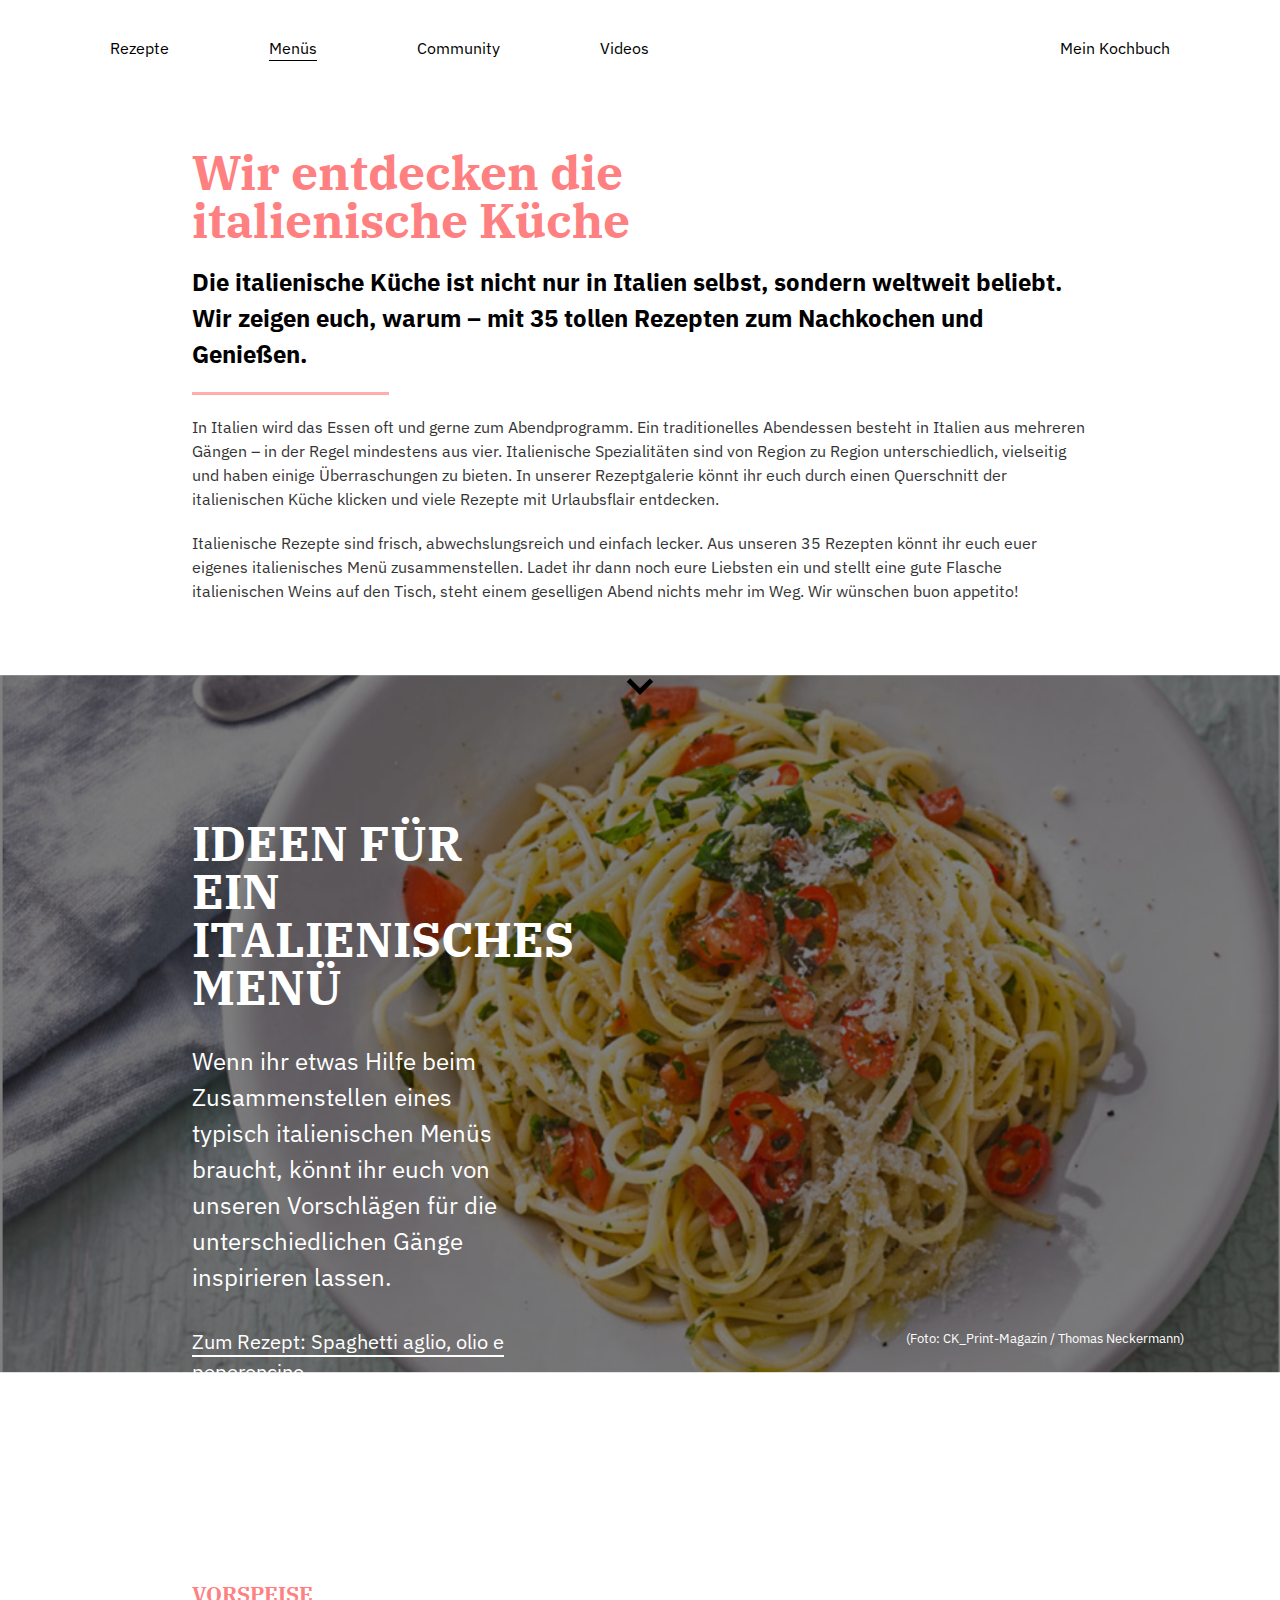
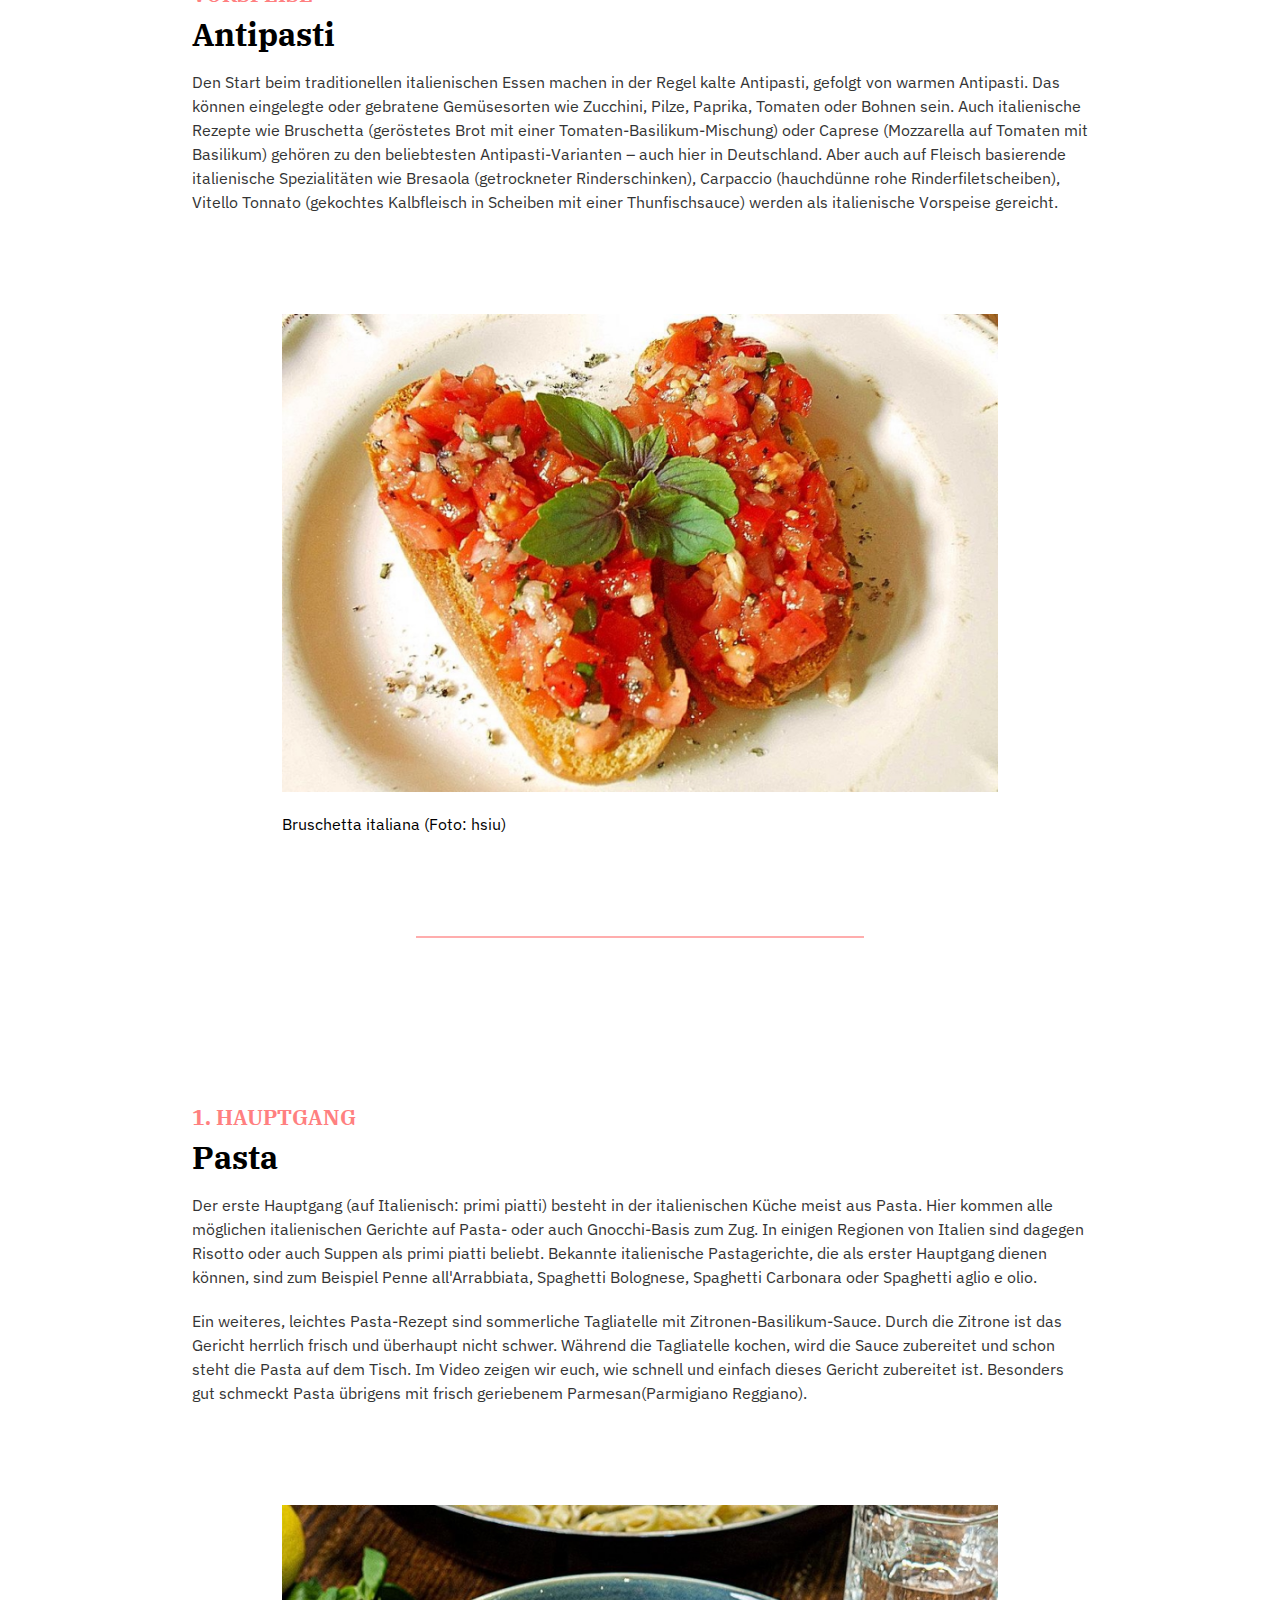
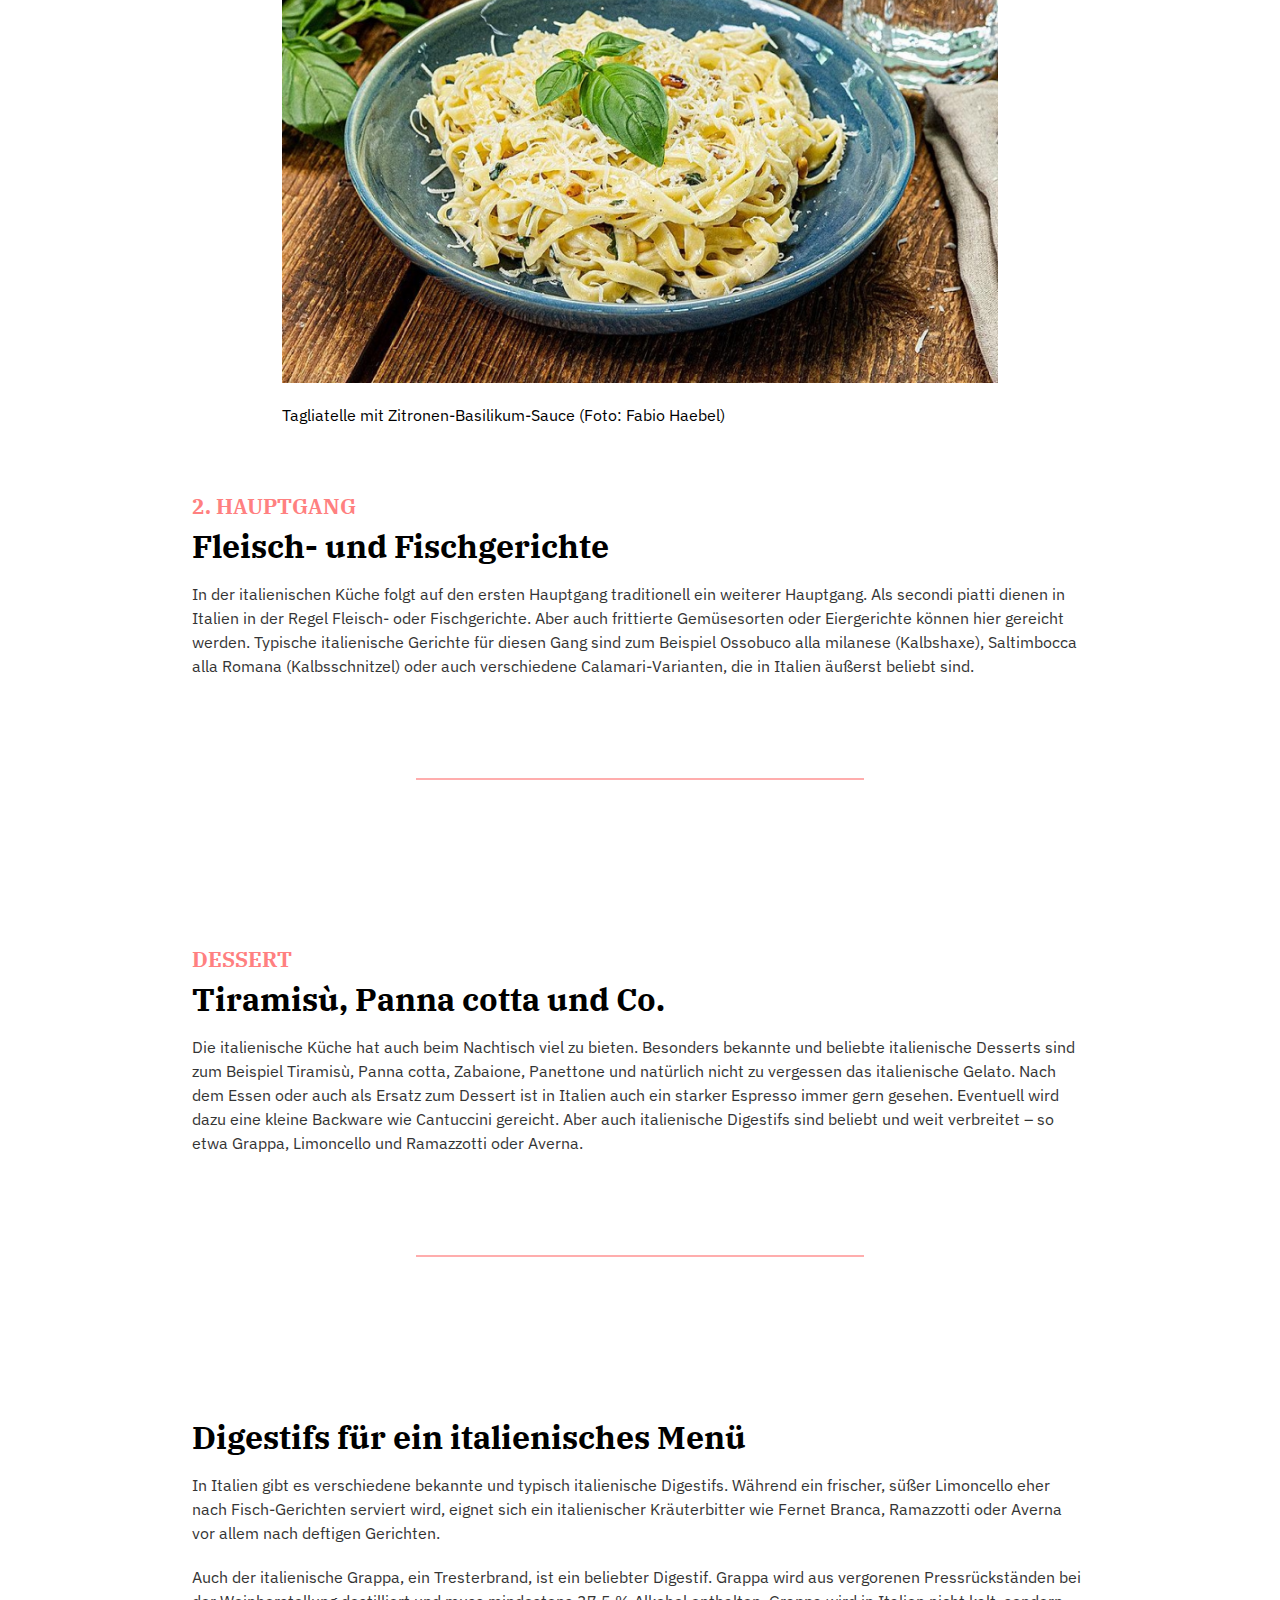
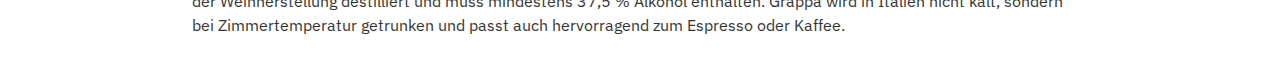
<file: index.html>
<!DOCTYPE html>
<html lang="de">

<head>
  <meta charset="UTF-8">
  <meta http-equiv="X-UA-Compatible" content="IE=edge">
  <meta name="viewport" content="width=device-width, initial-scale=1.0">
  <title>Übersicht</title>

  <link rel="stylesheet" href="./styles/reset.css">
  <link rel="stylesheet" href="./styles/variables.css">
  <link rel="stylesheet" href="./styles/base.css">
  <link rel="stylesheet" href="./styles/components.css">
  <link rel="stylesheet" href="./styles/index.css">
</head>

<body>

  <header class="navbar">
    <nav>
      <ul>
        <li><a href="./recipes/spaghetti-aglio-olio-e-peperoncino.html">Rezepte</a></li>
        <li><a class="is-active" href="./index.html">Menüs</a></li>
        <li><a href="#">Community</a></li>
        <li><a href="#">Videos</a></li>
        <li><a href="#">Mein Kochbuch</a></li>
      </ul>
    </nav>
  </header>

  <main>
    <article class="catcher">
      <h1>Wir entdecken die italienische Küche</h1>

      <h2 class="subheader">
        Die italienische Küche ist nicht nur in Italien selbst, sondern
        weltweit beliebt. Wir zeigen euch, warum – mit 35 tollen Rezepten zum
        Nachkochen und Genießen.
      </h2>

      <hr>

      <p>
        In Italien wird das Essen oft und gerne zum Abendprogramm. Ein
        traditionelles Abendessen besteht in Italien aus mehreren Gängen – in
        der Regel mindestens aus vier. Italienische Spezialitäten sind von
        Region zu Region unterschiedlich, vielseitig und haben einige
        Überraschungen zu bieten. In unserer Rezeptgalerie könnt ihr euch
        durch einen Querschnitt der italienischen Küche klicken und viele
        Rezepte mit Urlaubsflair entdecken.
      </p>

      <p>
        Italienische Rezepte sind frisch, abwechslungsreich und einfach
        lecker. Aus unseren 35 Rezepten könnt ihr euch euer eigenes
        italienisches Menü zusammenstellen. Ladet ihr dann noch eure Liebsten
        ein und stellt eine gute Flasche italienischen Weins auf den Tisch,
        steht einem geselligen Abend nichts mehr im Weg. Wir wünschen buon
        appetito!
      </p>

      <p>
        <a href="#antipasti">
          <svg xmlns="http://www.w3.org/2000/svg" viewBox="0 -960 960 960" width="48">
            <path d="M480-322 216-586l67-67 197 198 197-197 67 67-264 263Z" />
          </svg>
        </a>
      </p>
    </article>

    <section class="hero">
      <figure>
        <img src="./images/header.jpg" alt="Bild von Spaghetti">
        <figcaption>(Foto: CK_Print-Magazin / Thomas Neckermann)</figcaption>
      </figure>

      <div class="hero-content">
        <h2>Ideen für ein italienisches Menü</h2>
        <p>
          Wenn ihr etwas Hilfe beim Zusammenstellen eines typisch italienischen
          Menüs braucht, könnt ihr euch von unseren Vorschlägen für die
          unterschiedlichen Gänge inspirieren lassen.
          <a href="#">Zum Rezept: Spaghetti aglio, olio e peperoncino</a>
        </p>
      </div>

    </section>

    <section id="antipasti">
      <h2>Vorspeise</h2>
      <h3>Antipasti</h3>

      <p>
        Den Start beim traditionellen italienischen Essen machen in der Regel
        kalte Antipasti, gefolgt von warmen Antipasti. Das können eingelegte
        oder gebratene Gemüsesorten wie Zucchini, Pilze, Paprika, Tomaten oder
        Bohnen sein. Auch italienische Rezepte wie Bruschetta (geröstetes Brot
        mit einer Tomaten-Basilikum-Mischung) oder Caprese (Mozzarella auf
        Tomaten mit Basilikum) gehören zu den beliebtesten Antipasti-Varianten
        – auch hier in Deutschland. Aber auch auf Fleisch basierende
        italienische Spezialitäten wie Bresaola (getrockneter Rinderschinken),
        Carpaccio (hauchdünne rohe Rinderfiletscheiben), Vitello Tonnato
        (gekochtes Kalbfleisch in Scheiben mit einer Thunfischsauce) werden
        als italienische Vorspeise gereicht.
      </p>

      <figure>
        <img src="./images/bruschetta-italiana.jpg" alt="Bild von Bruschetta Italiana">
        <figcaption>Bruschetta italiana (Foto: hsiu)</figcaption>
      </figure>

      <hr>
    </section>

    <section>
      <h2>1. Hauptgang</h2>
      <h3>Pasta</h3>

      <p>
        Der erste Hauptgang (auf Italienisch: primi piatti) besteht in der
        italienischen Küche meist aus Pasta. Hier kommen alle möglichen
        italienischen Gerichte auf Pasta- oder auch Gnocchi-Basis zum Zug. In
        einigen Regionen von Italien sind dagegen Risotto oder auch Suppen als
        primi piatti beliebt. Bekannte italienische Pastagerichte, die als
        erster Hauptgang dienen können, sind zum Beispiel Penne
        all'Arrabbiata, Spaghetti Bolognese, Spaghetti Carbonara oder
        Spaghetti aglio e olio.
      </p>

      <p>
        Ein weiteres, leichtes Pasta-Rezept sind sommerliche Tagliatelle mit
        Zitronen-Basilikum-Sauce. Durch die Zitrone ist das Gericht herrlich
        frisch und überhaupt nicht schwer. Während die Tagliatelle kochen,
        wird die Sauce zubereitet und schon steht die Pasta auf dem Tisch. Im
        Video zeigen wir euch, wie schnell und einfach dieses Gericht
        zubereitet ist. Besonders gut schmeckt Pasta übrigens mit frisch
        geriebenem Parmesan(Parmigiano Reggiano).
      </p>

      <figure>
        <img src="./images/tagliatelle-mit-zitronen-basilikum-sauce.jpg" alt="Bild von Tagliatelle">
        <figcaption>Tagliatelle mit Zitronen-Basilikum-Sauce (Foto: Fabio Haebel)</figcaption>
      </figure>
    </section>

    <section>
      <h2>2. Hauptgang</h2>
      <h3>Fleisch- und Fischgerichte</h3>

      <p>
        In der italienischen Küche folgt auf den ersten Hauptgang traditionell
        ein weiterer Hauptgang. Als secondi piatti dienen in Italien in der
        Regel Fleisch- oder Fischgerichte. Aber auch frittierte Gemüsesorten
        oder Eiergerichte können hier gereicht werden. Typische italienische
        Gerichte für diesen Gang sind zum Beispiel Ossobuco alla milanese
        (Kalbshaxe), Saltimbocca alla Romana (Kalbsschnitzel) oder auch
        verschiedene Calamari-Varianten, die in Italien äußerst beliebt sind.
      </p>

      <hr>
    </section>

    <section>
      <h2>Dessert</h2>
      <h3>Tiramisù, Panna cotta und Co.</h3>

      <p>
        Die italienische Küche hat auch beim Nachtisch viel zu bieten.
        Besonders bekannte und beliebte italienische Desserts sind zum
        Beispiel Tiramisù, Panna cotta, Zabaione, Panettone und natürlich
        nicht zu vergessen das italienische Gelato. Nach dem Essen oder auch
        als Ersatz zum Dessert ist in Italien auch ein starker Espresso immer
        gern gesehen. Eventuell wird dazu eine kleine Backware wie Cantuccini
        gereicht. Aber auch italienische Digestifs sind beliebt und weit
        verbreitet – so etwa Grappa, Limoncello und Ramazzotti oder Averna.
      </p>

      <hr>
    </section>

    <section>
      <h3>Digestifs für ein italienisches Menü</h3>

      <p>
        In Italien gibt es verschiedene bekannte und typisch italienische
        Digestifs. Während ein frischer, süßer Limoncello eher nach
        Fisch-Gerichten serviert wird, eignet sich ein italienischer
        Kräuterbitter wie Fernet Branca, Ramazzotti oder Averna vor allem nach
        deftigen Gerichten.
      </p>

      <p>
        Auch der italienische Grappa, ein Tresterbrand, ist ein beliebter
        Digestif. Grappa wird aus vergorenen Pressrückständen bei der
        Weinherstellung destilliert und muss mindestens 37,5 % Alkohol
        enthalten. Grappa wird in Italien nicht kalt, sondern bei
        Zimmertemperatur getrunken und passt auch hervorragend zum Espresso
        oder Kaffee.
      </p>
    </section>
  </main>
</body>

</html>
</file>
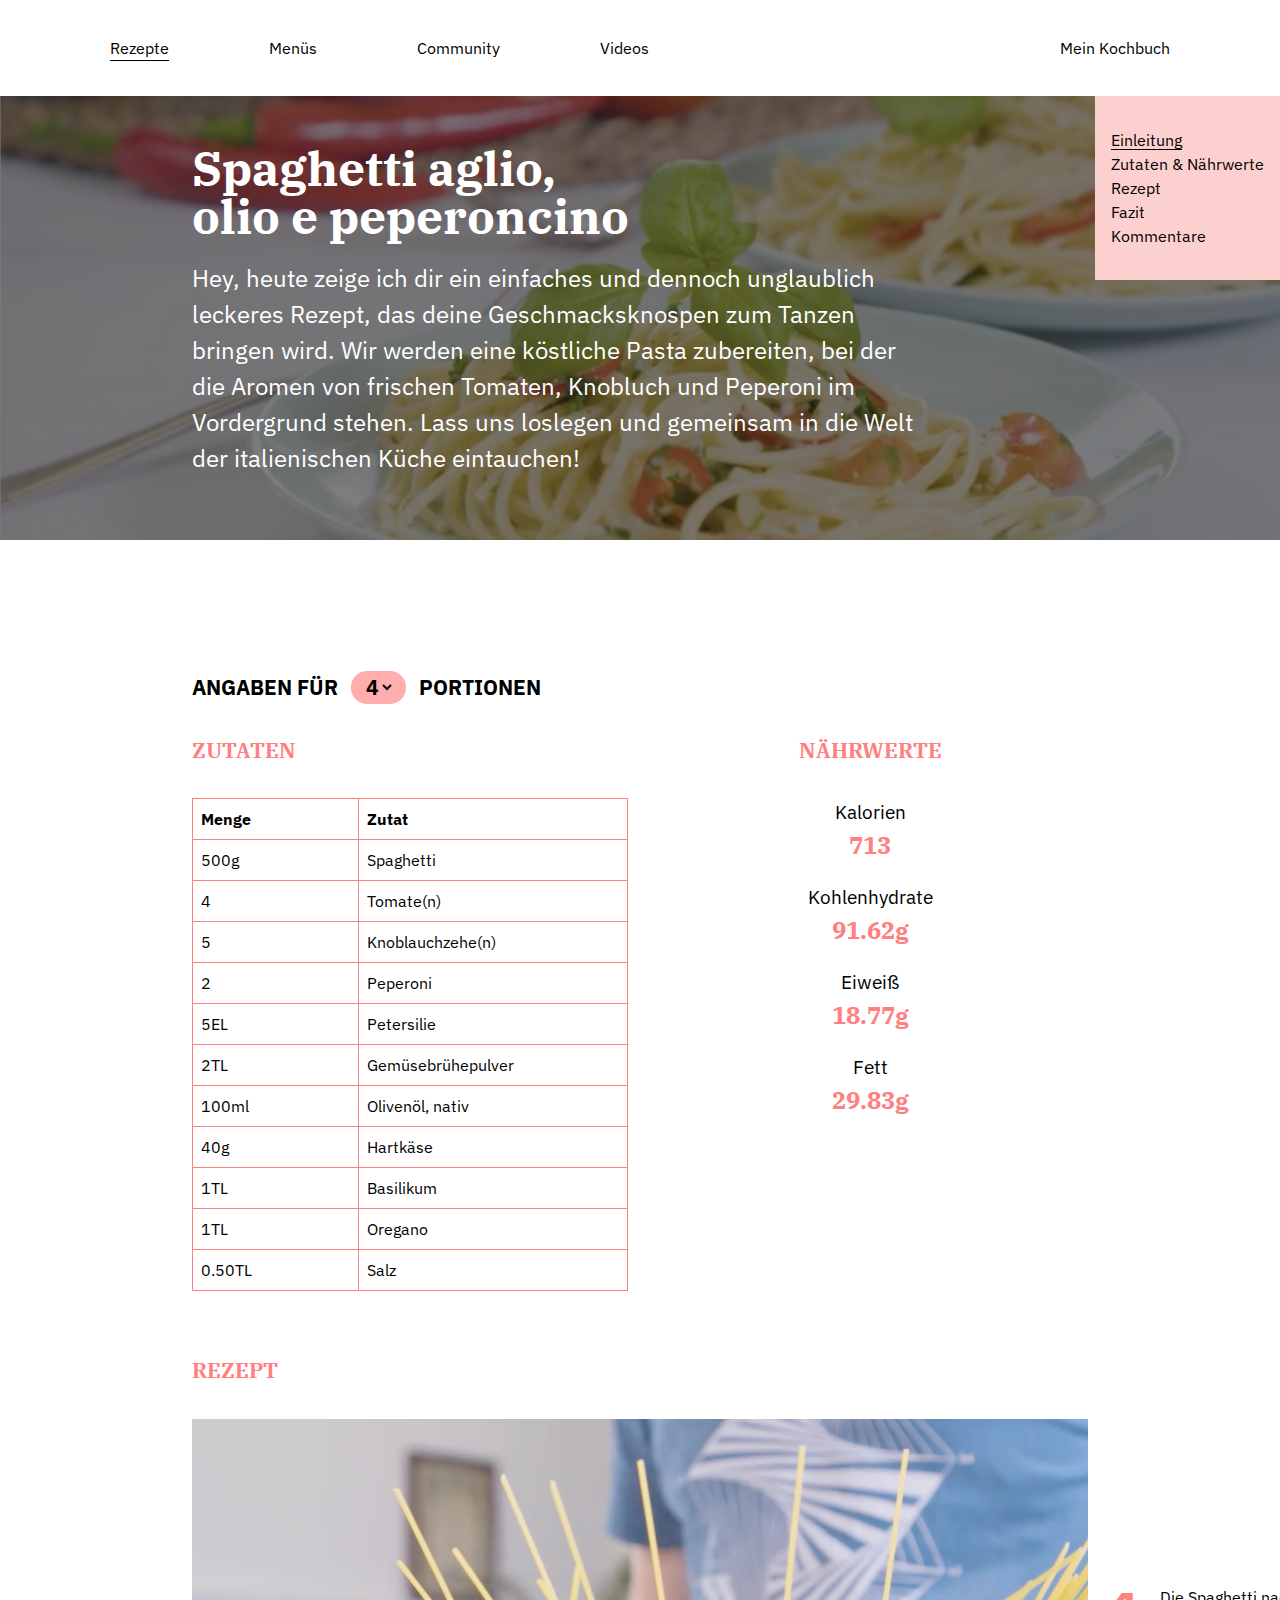
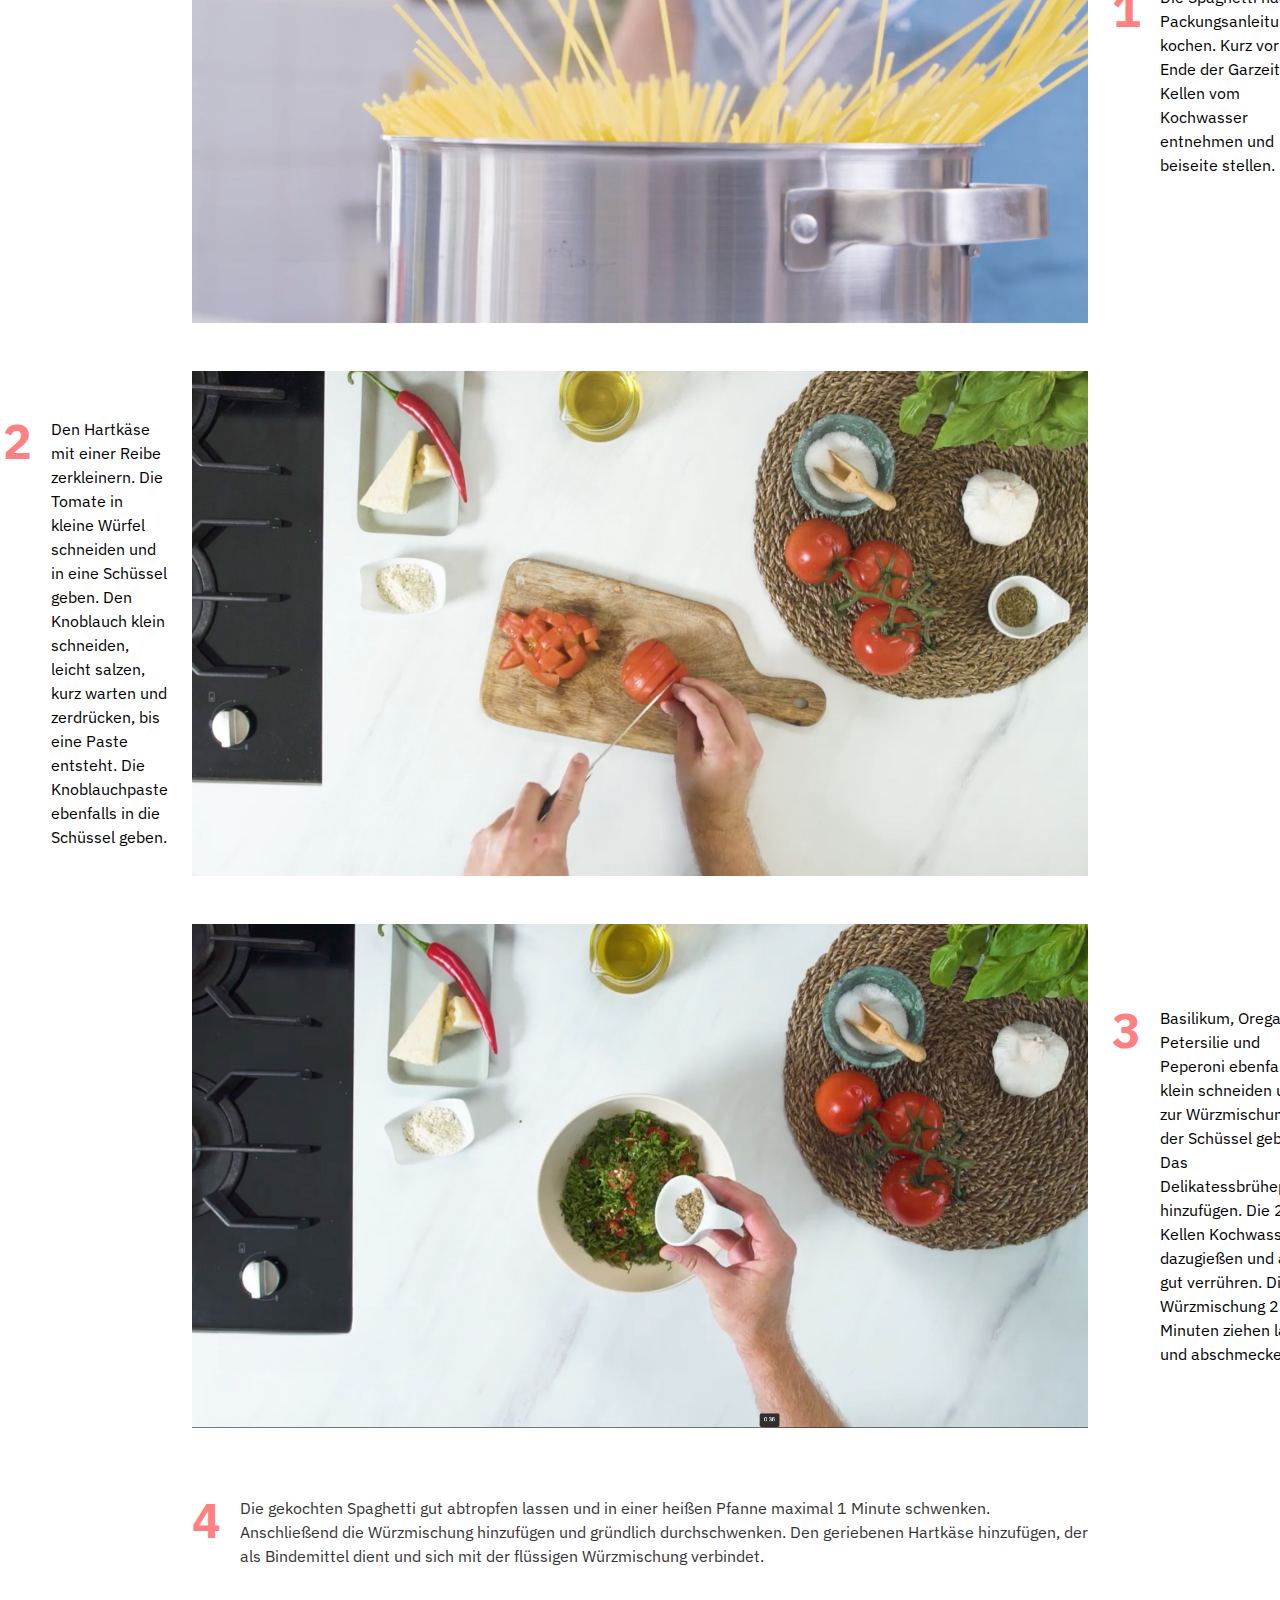
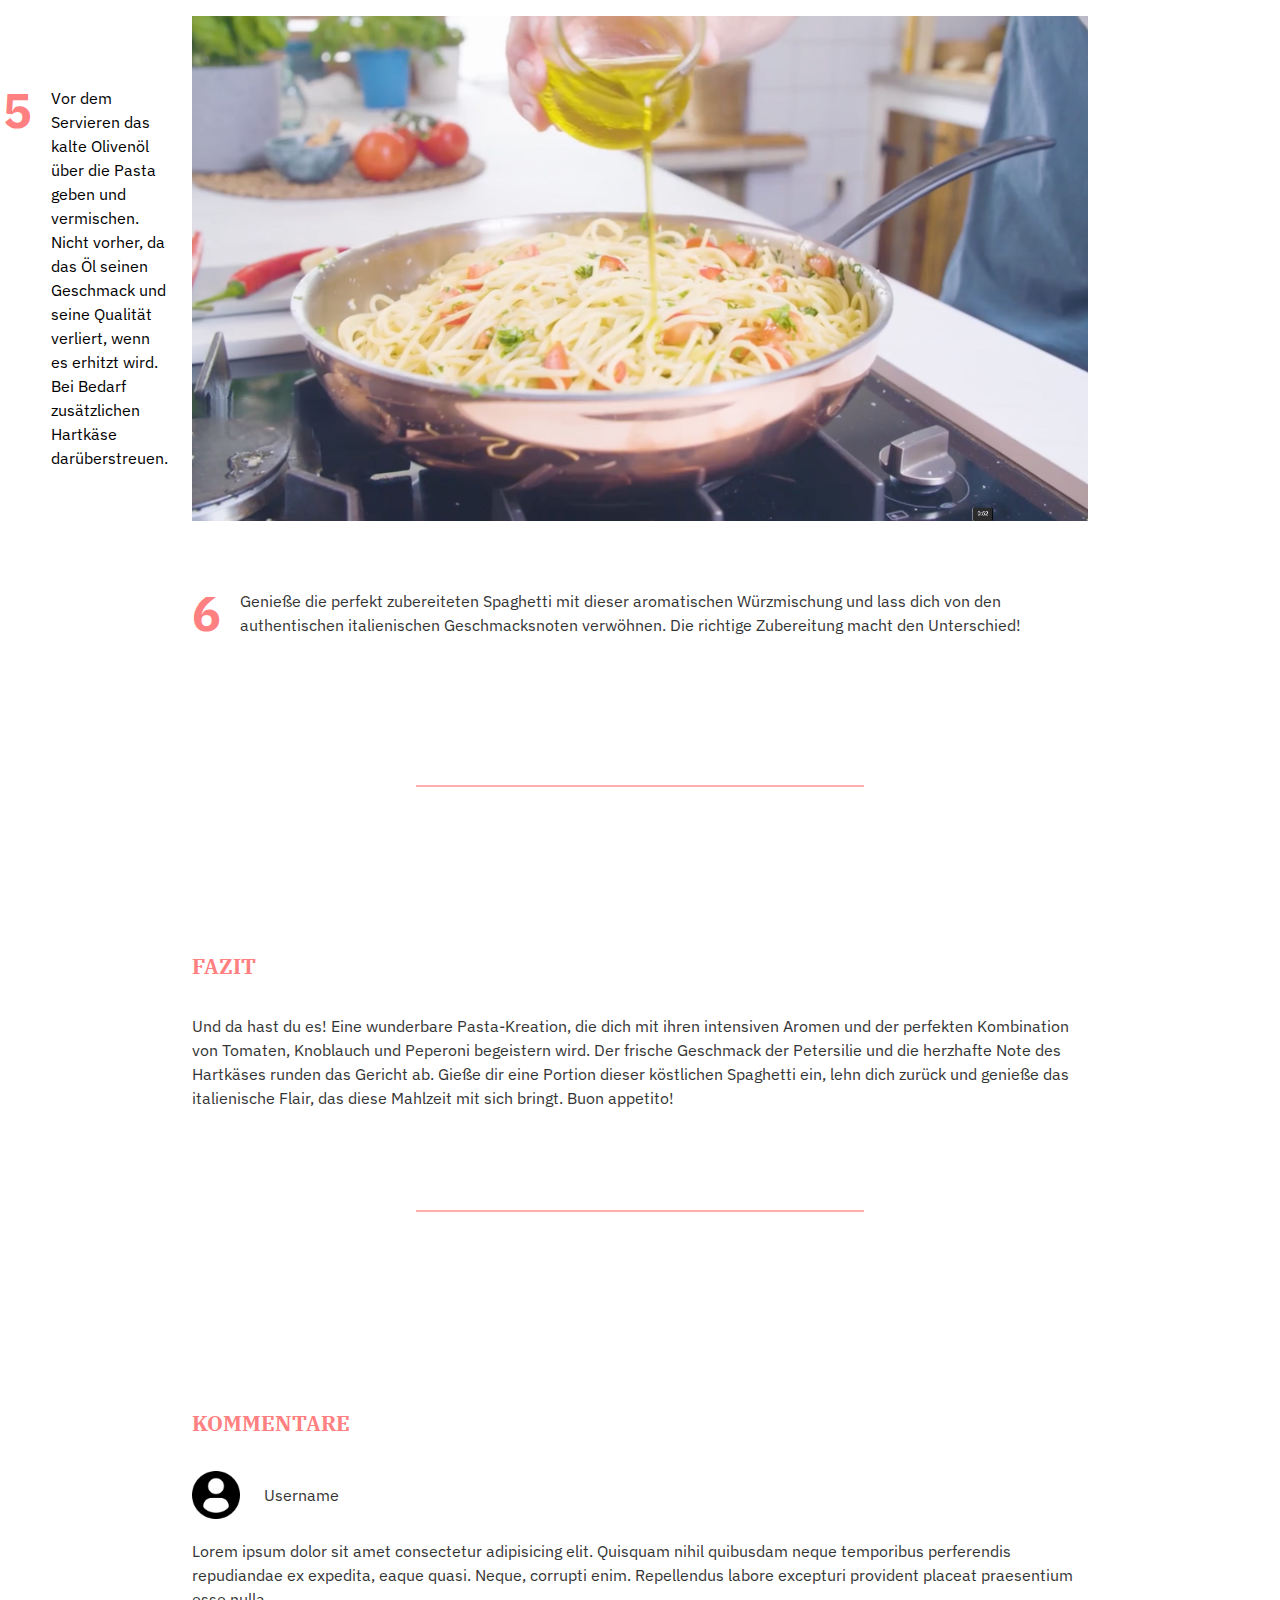
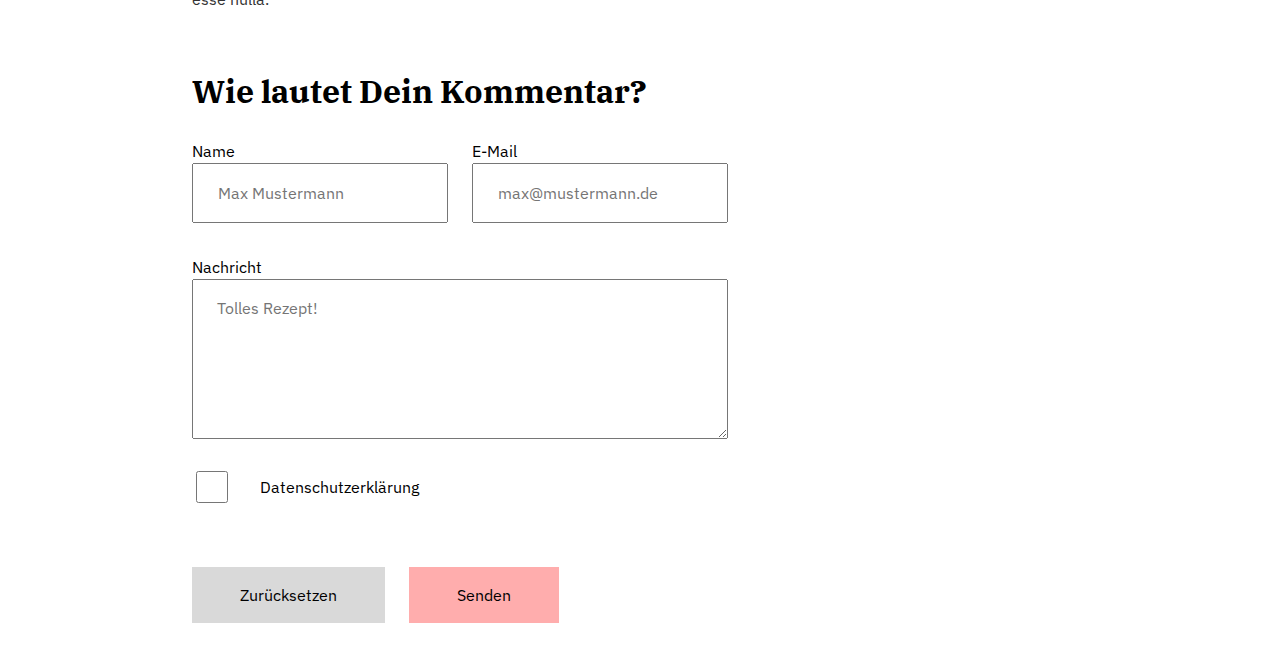
<file: recipes/spaghetti-aglio-olio-e-peperoncino.html>
<!DOCTYPE html>
<html lang="de">

<head>
    <meta charset="UTF-8">
    <meta http-equiv="X-UA-Compatible" content="IE=edge">
    <meta name="viewport" content="width=device-width, initial-scale=1.0">
    <title>Spaghetti aglio, olio e peperoncino</title>

    <link rel="stylesheet" href="../styles/reset.css">
    <link rel="stylesheet" href="../styles/variables.css">
    <link rel="stylesheet" href="../styles/base.css">
    <link rel="stylesheet" href="../styles/layout.css">
    <link rel="stylesheet" href="../styles/components.css">
    <link rel="stylesheet" href="../styles/quantity-selector.css">
</head>

<body>

    <header class="navbar">
        <nav>
            <ul>
                <li><a class="is-active" href="./spaghetti-aglio-olio-e-peperoncino.html">Rezepte</a></li>
                <li><a href="../index.html">Menüs</a></li>
                <li><a href="#">Community</a></li>
                <li><a href="#">Videos</a></li>
                <li><a href="#">Mein Kochbuch</a></li>
            </ul>
        </nav>
    </header>

    <main>
        <nav data-intern-nav class="intern-nav">
            <ul>
                <li><a href="#einleitung">Einleitung</a></li>
                <li><a href="#zutaten-und-naehrwerte">Zutaten & Nährwerte</a></li>
                <li><a href="#rezept">Rezept</a></li>
                <li><a href="#fazit">Fazit</a></li>
                <li><a href="#kommentare">Kommentare</a></li>
            </ul>
        </nav>
        <article class="hero" id="einleitung">
            <figure>
                <img src="../images/spaghetti-aglio-olio-e-peperoncino.jpg"
                    alt="Bild von Spaghetti aglio, olio e peperoncino">
            </figure>

            <div class="hero-content">
                <h1>Spaghetti aglio, olio e peperoncino</h1>
                <p>Hey, heute zeige ich dir ein einfaches und dennoch unglaublich leckeres Rezept, das deine
                    Geschmacksknospen zum Tanzen bringen wird. Wir werden eine köstliche Pasta zubereiten, bei der die
                    Aromen von frischen Tomaten, Knobluch und Peperoni im Vordergrund stehen. Lass uns loslegen und
                    gemeinsam in die Welt der italienischen Küche eintauchen!</p>
            </div>
        </article>

        <section id="zutaten-und-naehrwerte">
            <h2 class="quantity-selector-head">Angaben für <span class="highlighted">
                    <select name="quantity-selector" id="quantity-selector" data-quantity-selector>
                        <option value="1">1</option>
                        <option value="2">2</option>
                        <option value="3">3</option>
                        <option value="4" selected>4</option>
                        <option value="5">5</option>
                        <option value="6">6</option>
                        <option value="7">7</option>
                        <option value="8">8</option>
                    </select></span> Portionen</h2>

            <div class="grid" data-columns="2">

                <section class="ingredients">

                    <h2>Zutaten</h2>

                    <table>
                        <thead>
                            <tr>
                                <th>Menge</th>
                                <th>Zutat</th>
                            </tr>
                        </thead>
                        <tbody>
                            <tr>
                                <td data-quantity="125" data-unit="g"></td>
                                <td>Spaghetti</td>
                            </tr>
                            <tr>
                                <td data-quantity="1"></td>
                                <td>Tomate(n)</td>
                            </tr>
                            <tr>
                                <td data-quantity="1.25"></td>
                                <td>Knoblauchzehe(n)</td>
                            </tr>
                            <tr>
                                <td data-quantity="0.5"></td>
                                <td>Peperoni</td>
                            </tr>
                            <tr>
                                <td data-quantity="1.25" data-unit="EL"></td>
                                <td>Petersilie</td>
                            </tr>
                            <tr>
                                <td data-quantity="0.5" data-unit="TL"></td>
                                <td>Gemüsebrühepulver</td>
                            </tr>
                            <tr>
                                <td data-quantity="25" data-unit="ml"></td>
                                <td>Olivenöl, nativ</td>
                            </tr>
                            <tr>
                                <td data-quantity="10" data-unit="g"></td>
                                <td>Hartkäse</td>
                            </tr>
                            <tr>
                                <td data-quantity="0.25" data-unit="TL"></td>
                                <td>Basilikum</td>
                            </tr>
                            <tr>
                                <td data-quantity="0.25" data-unit="TL"></td>
                                <td>Oregano</td>
                            </tr>
                            <tr>
                                <td data-quantity="0.125" data-unit="TL"></td>
                                <td>Salz</td>
                            </tr>
                        </tbody>
                    </table>
                </section>

                <section class="nutritional-values">
                    <h2>Nährwerte</h2>

                    <dl>
                        <dt>Kalorien</dt>
                        <dd data-quantity="178.25"></dd>
                        <dt>Kohlenhydrate</dt>
                        <dd data-quantity="22.905" data-unit="g"></dd>
                        <dt>Eiweiß</dt>
                        <dd data-quantity="4.6925" data-unit="g"></dd>
                        <dt>Fett</dt>
                        <dd data-quantity="7.4575" data-unit="g"></dd>
                    </dl>
                </section>
            </div>
        </section>


        <section id="rezept">
            <h2>Rezept</h2>
            <ol class="steps">
                <li>
                    <figure>
                        <img src="../images/step-1.jpg" alt="Topf mit kassen Spaghetti drin">
                        <figcaption class="has-counter">
                            Die Spaghetti nach Packungsanleitung kochen. Kurz vor Ende der Garzeit 2 Kellen vom
                            Kochwasser
                            entnehmen und beiseite stellen.
                        </figcaption>
                    </figure>
                </li>
                <li>
                    <figure class="is-reversed">
                        <img src="../images/step-2.jpg" alt="Topf mit kassen Spaghetti drin">
                        <figcaption class="has-counter">
                            Den Hartkäse mit einer Reibe zerkleinern. Die Tomate in kleine Würfel schneiden und in eine
                            Schüssel
                            geben. Den Knoblauch klein schneiden, leicht salzen, kurz warten und zerdrücken, bis eine
                            Paste
                            entsteht. Die Knoblauchpaste ebenfalls in die Schüssel geben.
                        </figcaption>
                    </figure>
                </li>
                <li>
                    <figure>
                        <img src="../images/step-3.jpg" alt="Topf mit kassen Spaghetti drin">
                        <figcaption class="has-counter">
                            Basilikum, Oregano, Petersilie und Peperoni ebenfalls klein schneiden und zur Würzmischung
                            in der
                            Schüssel geben. Das Delikatessbrühepulver hinzufügen. Die 2 Kellen Kochwasser dazugießen und
                            alles
                            gut verrühren. Die Würzmischung 2 Minuten ziehen lassen und abschmecken.
                        </figcaption>
                    </figure>
                </li>
                <li class="is-text-only">
                    <p class="has-counter">
                        Die gekochten Spaghetti gut abtropfen lassen und in einer heißen Pfanne maximal 1 Minute
                        schwenken.
                        Anschließend die Würzmischung hinzufügen und gründlich durchschwenken. Den geriebenen Hartkäse
                        hinzufügen,
                        der als Bindemittel dient und sich mit der flüssigen Würzmischung verbindet.
                    </p>
                </li>
                <li>
                    <figure class="is-reversed">
                        <img src="../images/step-4.jpg" alt="Topf mit kassen Spaghetti drin">
                        <figcaption class="has-counter">
                            Vor dem Servieren das kalte Olivenöl über die Pasta geben und vermischen. Nicht vorher, da
                            das Öl
                            seinen Geschmack und seine Qualität verliert, wenn es erhitzt wird. Bei Bedarf zusätzlichen
                            Hartkäse
                            darüberstreuen.
                        </figcaption>
                    </figure>
                </li>
                <li class="is-text-only">
                    <p class="has-counter">Genieße die perfekt zubereiteten Spaghetti mit dieser aromatischen
                        Würzmischung und lass dich von den authentischen italienischen Geschmacksnoten verwöhnen. Die
                        richtige Zubereitung macht den Unterschied!
                    </p>
                </li>
            </ol>

            <hr>
        </section>

        <section id="fazit">
            <h2>Fazit</h2>
            <p>Und da hast du es! Eine wunderbare Pasta-Kreation, die dich mit ihren intensiven Aromen und der perfekten
                Kombination von Tomaten, Knoblauch und Peperoni begeistern wird. Der frische Geschmack der Petersilie
                und die herzhafte Note des Hartkäses runden das Gericht ab. Gieße dir eine Portion dieser köstlichen
                Spaghetti ein, lehn dich zurück und genieße das italienische Flair, das diese Mahlzeit mit sich bringt.
                Buon appetito!</p>

            <hr>
        </section>

        <section id="kommentare">
            <div class="comments">
                <h2>Kommentare</h2>
                <div class="comment">
                    <div class="comment-user-info">
                        <img src="../images/user.png" alt="Logo">
                        <p>Username</p>
                    </div>
                    <p>Lorem ipsum dolor sit amet consectetur adipisicing elit. Quisquam nihil quibusdam neque
                        temporibus
                        perferendis repudiandae ex expedita, eaque quasi. Neque, corrupti enim. Repellendus labore
                        excepturi
                        provident placeat praesentium esse nulla.</p>
                </div>
            </div>

            <h3>Wie lautet Dein Kommentar?</h3>

            <form action="#">
                <div class="form-container">
                    <div class="input-container">
                        <label for="name">Name</label>
                        <input type="text" id="name" name="name" placeholder="Max Mustermann">
                    </div>

                    <div class="input-container">
                        <label for="email">E-Mail</label>
                        <input type="email" id="email" name="email" placeholder="max@mustermann.de">
                    </div>
                </div>

                <label for="message">Nachricht</label>
                <textarea id="message" name="message" placeholder="Tolles Rezept!"></textarea>

                <label for="data">
                    <input type="checkbox" id="data" name="data">
                    Datenschutzerklärung</label>

                <div class="form-container">
                    <button type="reset">Zurücksetzen</button>

                    <button id="comment-submit-btn" type="submit">Senden</button>
                </div>
            </form>
        </section>
    </main>

    <script src="../scripts/form-validation.js"></script>
    <script src="../scripts/main.js"></script>
    <script src="../scripts/quantity-selector.js"></script>

</body>

</html>
</file>
<file: styles/variables.css>
@import url("https://fonts.googleapis.com/css2?family=IBM+Plex+Sans:wght@400;700&display=swap");
@import url("https://fonts.googleapis.com/css2?family=IBM+Plex+Serif:wght@400;500;700&display=swap");

:root {
    --base-size: 1rem;

    /* Sizes */
    --xs: calc(0.5 * var(--base-size));
    --s: calc(1 * var(--base-size));
    --m: calc(1.5 * var(--base-size));
    --l: calc(2 * var(--base-size));
    --xl: calc(3 * var(--base-size));
    --xxl: calc(4 * var(--base-size));
    --xxxl: calc(5 * var(--base-size));
    --max-width-content: calc(60 * var(--s));

    /* Colors */
    --primary: #000;
    --primary-lighter: #343434;
    --secondary: #fff;
    --accent: #ff8080;
    --accent-lighter: #ffadad;
    --accent-lightest: #fdd0d0;
    --light: hsl(0deg 0% 80% / 100%);
    --lighter: hsl(0deg 0% 90% / 100%);
    --lightest: hsl(0deg 0% 100% / 100%);

    /* Font Family */
    --font-family-sans: "IBM Plex Sans", sans-serif;
    --font-family-serif: "IBM Plex Serif", serif;

    /* Spacing */
    --spacing-padding: 110px;
    --spacing-margin-large: 100px;
    --spacing-margin-medium: 20px;

    /* Font Sizes */
    --font-size-base: var(--s);
    --font-size-heading1: var(--xl);
    --font-size-heading2: var(--m);
    --font-size-paragraph: var(--s);

    /* Font Weights */
    --font-weight-normal: 400;
    --font-weight-bold: 700;

    /* Figure */
    --figure-margin-top: var(--spacing-margin-large);

    /* Article */
    --article-margin-bottom: var(--spacing-margin-large);

    /* Misc */
    --lh-heading: 100%;
}
</file>
<file: styles/base.css>
html,
body {
    font-family: var(--font-family-sans);
    font-size: var(--font-size-base);
}

nav a {
    color: var(--primary);
}


h1 {
    max-width: var(--max-width-content);
    color: var(--accent);
    font-family: var(--font-family-serif);
    font-size: var(--font-size-heading1);
    font-weight: var(--font-weight-bold);
    line-height: var(--lh-heading);
    text-wrap: balance;
}

h2 {
    margin-bottom: var(--l);
    font-size: var(--font-size-heading2);
    font-weight: var(--font-weight-bold);
    line-height: var(--lh-normal);
}

h3 {
    line-height: var(--lh-heading);
}

h2+h3 {
    margin-top: calc(var(--m) * -1);
}

hr {
    border: none;
    border-top: 2px solid #d9d9d9;
    margin: var(--spacing-margin-large) 0;
}

p {
    margin: var(--spacing-margin-medium) 0 0;
    color: var(--primary-lighter);
    font-size: var(--font-size-paragraph);
    font-weight: var(--font-weight-normal);
    line-height: 1.5;
}

figure {
    margin: var(--figure-margin-top) 0 0;
}

img {
    width: 100%;
}

figcaption {
    margin: var(--spacing-margin-medium) 0 0;
}

ol {
    padding: 0 0 0 var(--spacing-margin-medium);
}

main>article:not(.hero),
main>div,
main>section:not(.hero) {
    max-width: var(--max-width-content);
    padding: var(--l);
    margin: auto;
}

/* stylelint-disable-next-line no-descending-specificity */
article {
    margin: 0 0 var(--article-margin-bottom);
}

article a {
    display: inline-block;
    margin: var(--spacing-margin-medium) 0 0;
    color: var(--primary);
    text-decoration: none;
}

section h2,
article:not([class]) h2 {
    color: var(--accent);
    font-family: var(--font-family-serif);
    font-size: 1.3rem;
    text-transform: uppercase;
}

article:not([class]) h3,
section:not([class]) h3 {
    font-family: var(--font-family-serif);
    font-size: 2rem;
    font-weight: var(--font-weight-bold);
}

article:not([class]) figure,
section:not([class]) figure {
    width: 80%;
    margin-left: 10%;
}

article:not([class]) hr,
section:not([class]) hr {
    width: 50%;
    border-top: 2px solid var(--accent-lighter);
    margin-left: 25%;
}
</file>
<file: styles/components.css>
/* Hero
############################################################################ */

.hero {
    position: relative;
    display: flex;
    overflow: hidden;
    width: 100vw;
    flex-direction: column;
    align-items: center;
    justify-content: center;
    color: var(--secondary);
}

.hero figure {
    position: absolute;
    margin: 0;
    inset: 0;
    pointer-events: none;
}

.hero figure img {
    position: absolute;
    z-index: -1;
    top: 0;
    right: 0;
    bottom: 0;
    width: 100%;
    height: 100%;
    filter: brightness(0.5);
    object-fit: cover;
    object-position: center center;

}

.hero figure figcaption {
    position: absolute;
    right: var(--xl);
    bottom: var(--s);
    font-size: smaller;
}

.hero h1 {
    color: var(--lightest);
}

.hero h2 {
    color: var(--lightest);
    font-family: var(--font-family-serif);
    font-size: var(--l);
    font-weight: var(--font-weight-bold);
    line-height: var(--lh-heading);
}

.hero p {
    color: var(--secondary);
    font-size: var(--m);
}

.hero a {
    display: block;
    margin-top: var(--l);
    color: var(--secondary);
    font-size: smaller;
    text-decoration: underline;
    text-underline-offset: 0.4rem;
}

.hero-content {
    max-width: var(--max-width-content);
    padding: var(--xl) var(--l) var(--xxl);
    padding-right: calc(10vw * 1.5);
}


/* Subheader
############################################################################ */

.subheader {
    font-size: 1.5rem;
    font-weight: var(--font-weight-bold);
}


/* Catcher
############################################################################ */

.catcher {
    max-width: var(--max-width-content);
    padding: var(--l);
}

.catcher * {
    margin: var(--spacing-margin-medium) 0 0;
}

.catcher h1 {
    max-width: 90%;
}

.catcher p:last-child {
    display: flex;
    width: 100%;
    align-items: center;
}

.catcher p:last-child svg {
    position: absolute;
    left: 50%;
    transform: translateX(-50%);
}

.catcher hr {
    width: 22%;
    border-top: 3px solid var(--accent-lighter);
}


/* Ingredients
############################################################################ */

.ingredients table {
    width: 100%;
    border: 1px solid var(--accent);
    border-collapse: collapse;
}

.ingredients th,
.ingredients td {
    padding: 8px;
    border-right: 1px solid var(--accent);
    border-bottom: 1px solid var(--accent);
    text-align: left;
}

.ingredients td {
    padding-right: 6rem;
}

.ingredients td:last-child {
    border-right: none;
}


/* Nutritional Values
############################################################################ */

.nutritional-values {
    width: 100%;
    text-align: center;
}

.nutritional-values dl {
    margin: 20px 0 0;
}

.nutritional-values dt {
    margin: 20px 0 0;
    font-size: 1.2rem;
}

.nutritional-values dd {
    color: var(--accent);
    font-family: "IBM Plex Serif", serif;
    font-size: 1.5rem;
    font-weight: var(--font-weight-bold);
}


/* Navbar (Main Navigation)
############################################################################ */

.navbar {
    position: sticky;
    z-index: 1;
    top: 0;
    width: 100%;
    padding: var(--spacing-margin-medium) var(--spacing-padding);
    background: var(--secondary);
}

.navbar ul {
    display: flex;
    width: 100%;
    justify-content: space-between;
    padding: 0;
    list-style: none;
}

.navbar ul li a {
    text-decoration: none;
}

.navbar ul li:not(:last-child) {
    margin-right: var(--spacing-margin-large);
}

.navbar ul li:last-child {
    margin-right: 0;
    margin-left: auto;
}

/* navbar link highlight */
.navbar a.is-active {
    text-decoration: underline;
    text-underline-offset: 0.4rem;
}


/* Intern Nav (Page Navigation)
############################################################################ */

.intern-nav {
    position: fixed;
    z-index: 1;
    right: 0;
    margin-top: 0;
    background-color: var(--accent-lightest);
}

.intern-nav ul {
    padding: 1rem;
    list-style: none;
}


/* stylelint-disable-next-line no-descending-specificity */
.intern-nav ul li {
    margin-right: 0;
}

.intern-nav ul li a {
    text-decoration: none;
}

.intern-nav ul li a[data-state="active"] {
    text-decoration: underline;
    text-underline-offset: 0.2rem;
}


/* Quantiy Selector
############################################################################ */

.quantity-selector-head {
    max-width: var(--max-width-content);
    color: var(--darkest);
    font-family: var(--font-family-sans-serif);
}

.quantity-selector-head .highlighted {
    padding: 0.2rem 0.7rem;
    border-radius: 1rem;
    margin: 0 0.5rem;
    background-color: var(--accent-lighter);
    font-weight: var(--font-weight-bold);
}


/* Form
############################################################################ */

form {
    display: flex;
    width: fit-content;
    flex-direction: column;
}

form input {
    padding: var(--s) var(--m);
    margin-bottom: var(--l);

}

.form-container {
    display: flex;
    flex-direction: row;
    gap: var(--m);
    margin-top: var(--l);
}

form button {
    padding: var(--s) var(--xl);
    border: none;
    border-radius: 0;
    background: #d9d9d9;
    outline: none;
}

.form-container button:last-child {
    background-color: var(--accent-lighter);
}

.form-container .input-container {
    display: flex;
    flex-direction: column;
}

textarea {
    width: 100%;
    height: 10rem;
    padding: var(--s) var(--m);
}

label[for="data"] {
    display: flex;
    align-items: center;
}

form input[type="checkbox"] {
    width: 2rem;
    height: 2rem;
    margin-top: 2rem;
    margin-right: 2rem;
}

.invalid {
    border: 2px solid red;
}

.invalid-label {
    color: red;
}


/* Comments
############################################################################ */

.comments {
    max-width: var(--max-width-content);
    padding: var(--l) 0 var(--xxl) 0;
}

.comments h3 {
    margin-top: var(--xl);
    margin-bottom: var(--l);
}

/* stylelint-disable-next-line no-descending-specificity */
.comment-user-info p {
    margin: 0 0 0 1.5rem;
}

.comment p:last-child {
    width: 100%;
}

/* stylelint-disable-next-line no-descending-specificity */
.comment img {
    width: 3rem;
    height: 3rem;
}

.comment-user-info {
    display: flex;
    flex-direction: row;
    align-items: center;
    justify-content: space-between;
    margin-top: var(--l);
}


/* Steps
############################################################################ */

.steps {
    padding: 0;
    counter-reset: step-count;
}

/* stylelint-disable-next-line no-descending-specificity */
.steps>li {
    display: block;
    padding-bottom: var(--xl);
    counter-increment: step-count;
}

.steps>li.is-text-only {
    display: flex;
    justify-content: center;
}

.steps>li.is-text-only p {
    max-width: calc(var(--max-content-width) * 0.5);
}

.steps>li figure {
    display: flex;
    width: auto;
    align-items: center;
    margin: 0;
    gap: var(--m);
}

.steps>li figure>* {
    flex-basis: 50%;
    flex-grow: 1;
}

.steps .is-reversed {
    flex-direction: row-reverse;
}

.steps .has-counter {
    position: relative;
    padding-top: 0;
    margin-left: var(--xl);
}

.steps .has-counter::before {
    position: absolute;
    left: calc(var(--xl) * -1);
    color: var(--accent);
    content: counter(step-count);
    font-size: var(--xl);
    font-weight: bold;
    line-height: var(--xl);
}
</file>
<file: styles/index.css>
main {
    display: flex;
    flex-direction: column;
    align-items: center;
}

/* second part */
.hero {
    position: relative;
    display: flex;
    overflow: hidden;
    width: 100vw;
    height: auto;
    flex-direction: column;
    justify-content: center;
    padding: 6rem;
    color: var(--secondary);
}

.hero figure {
    position: absolute;
    left: 0;
    display: inline-block;
    width: 100%;
    height: 80%;
    pointer-events: none;
}

.hero figure img {
    position: absolute;
    z-index: -1;
    top: 50%;
    left: 50%;
    width: 100%;
    filter: brightness(0.5);
    transform: translate(-50%, -50%) scaleX(-1);
}

.hero figure figcaption {
    position: absolute;
    right: 6rem;
    bottom: 1.5rem;
    font-size: 0.8rem;
}

.hero h2 {
    width: 40%;
    font-family: var(--font-family-serif);
    font-size: 3rem;
    font-weight: var(--font-weight-bold);
}

.hero p {
    width: 45%;
    color: var(--secondary);
    font-size: 1.5rem;
}

.hero a {
    color: var(--secondary);
    font-size: 1.25rem;
    text-decoration: underline;
    text-underline-offset: 0.4rem;
}

/* first part */
.subheader {
    font-size: 1.5rem;
    font-weight: var(--font-weight-bold);
}

.catcher {
    width: 78%;
}

.catcher * {
    margin: var(--spacing-margin-medium) 0 0;
}

.catcher p:last-child {
    display: flex;
    width: 100%;
    align-items: center;
}

.catcher p:last-child svg {
    position: absolute;
    left: 50%;
    transform: translateX(-50%);
}

.catcher hr {
    width: 22%;
    border-top: 3px solid var(--accent-lighter);
}

/* other parts */
article:not([class]) {
    width: 78%;
    height: fit-content;
}

article:not([class]) h2 {
    color: var(--accent);
    font-family: var(--font-family-serif);
    font-size: 1.3rem;
    font-weight: var(--font-weight-normal);
    text-transform: uppercase;
}

article:not([class]) h3 {
    font-family: var(--font-family-serif);
    font-size: 2rem;
    font-weight: var(--font-weight-bold);
}

article:not([class]) figure {
    width: 80%;
    margin-left: 10%;
}

article:not([class]) hr {
    width: 50%;
    border-top: 2px solid var(--accent-lighter);
    margin-left: 25%;
}

/* navbar link highlight */
.navbar li:nth-child(2) a {
    text-decoration: underline;
    text-underline-offset: 0.4rem;
}
</file>
<file: styles/layout.css>
/* Grid
########################################################################## */

.grid {
    display: grid;
    gap: var(--m);
}

.grid[data-columns='2'] {
    grid-template-columns: repeat(2, 1fr);
}
</file>
<file: styles/quantity-selector.css>
[data-quantity-selector] {
    border: none;
    background-color: transparent;
    cursor: pointer;
    outline: none;
}
</file>
